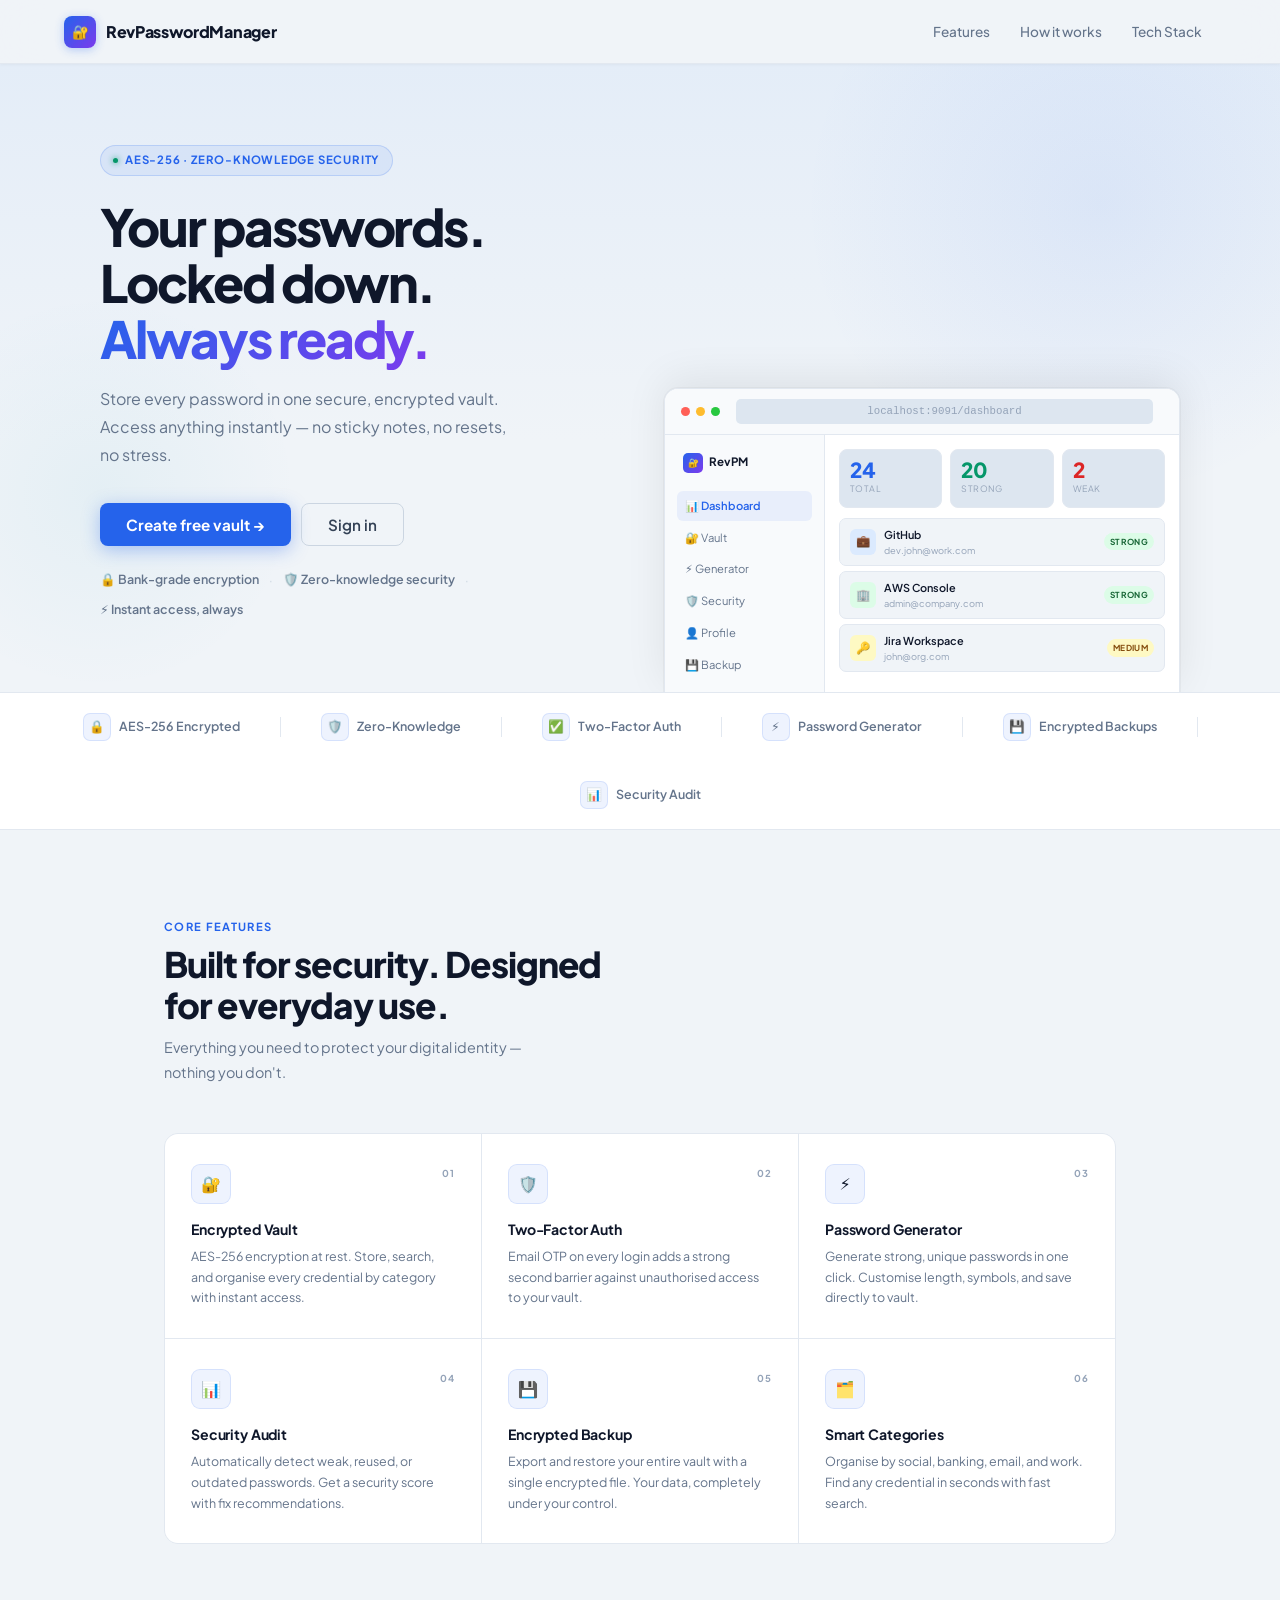
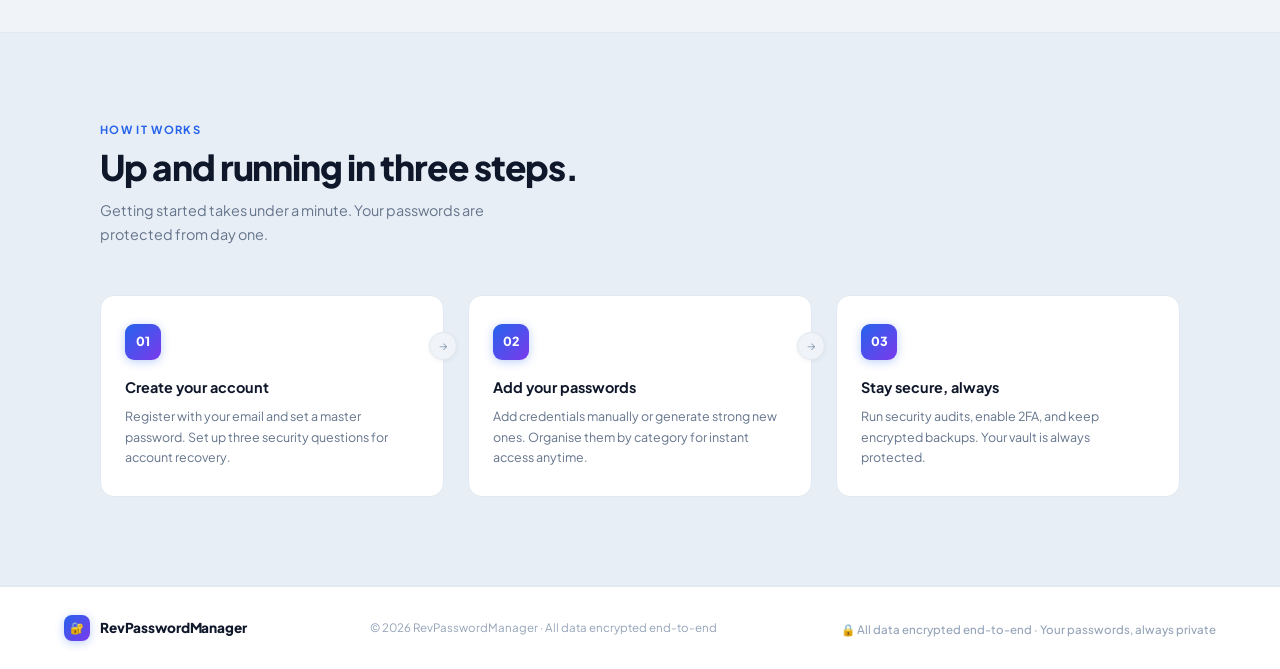
<file: src/main/resources/templates/index.html>
<!DOCTYPE html>
<html lang="en">
<head>
<meta charset="UTF-8"/>
<meta name="viewport" content="width=device-width, initial-scale=1.0"/>
<title>RevPasswordManager — Secure Password Management</title>
<link href="https://fonts.googleapis.com/css2?family=Plus+Jakarta+Sans:wght@300;400;500;600;700;800&display=swap" rel="stylesheet"/>
<style>
*,*::before,*::after{margin:0;padding:0;box-sizing:border-box;}
html{scroll-behavior:smooth;}

:root{
  --bg:#f0f4f8;
  --bg2:#e8eef5;
  --bg3:#dde6f0;
  --ink:#0f172a;
  --ink2:#334155;
  --ink3:#64748b;
  --ink4:#94a3b8;
  --border:#e2e8f0;
  --border2:#cbd5e1;
  --blue:#2563eb;
  --blue-lt:#3b82f6;
  --blue-dim:rgba(37,99,235,0.08);
  --blue-glow:rgba(37,99,235,0.18);
  --teal:#0891b2;
  --green:#059669;
  --r:8px; --r-lg:14px; --r-xl:20px;
  --font:'Plus Jakarta Sans',system-ui,sans-serif;
}

body{
  font-family:var(--font);
  background:var(--bg);
  color:var(--ink);
  -webkit-font-smoothing:antialiased;
  line-height:1.6;
}
a{text-decoration:none;color:inherit;}

/* ══════════════════════════════
   NAVBAR
══════════════════════════════ */
nav{
  position:sticky;top:0;z-index:300;
  height:64px;
  display:flex;align-items:center;justify-content:space-between;
  padding:0 64px;
  background:rgba(240,244,248,0.92);
  backdrop-filter:blur(20px);
  border-bottom:1px solid var(--border);
  box-shadow:0 1px 3px rgba(0,0,0,0.04);
}
.nav-logo{
  display:flex;align-items:center;gap:10px;
  font-size:1rem;font-weight:800;color:var(--ink);
  letter-spacing:-0.02em;
}
.logo-icon{
  width:32px;height:32px;border-radius:8px;
  background:linear-gradient(135deg,var(--blue),#7c3aed);
  display:grid;place-items:center;font-size:0.85rem;
  box-shadow:0 2px 10px rgba(37,99,235,0.3);
}
.nav-links{
  display:flex;align-items:center;gap:2px;
}
.nav-link{
  padding:6px 14px;border-radius:6px;
  font-size:0.85rem;font-weight:500;color:var(--ink3);
  transition:all .15s;
}
.nav-link:hover{color:var(--ink);background:var(--bg3);}
.nav-right{display:flex;align-items:center;gap:8px;}
.btn-outline{
  padding:8px 18px;border:1px solid var(--border2);border-radius:var(--r);
  font:600 0.84rem/1 var(--font);color:var(--ink2);
  background:transparent;transition:all .15s;cursor:pointer;
  display:inline-flex;align-items:center;
}
.btn-outline:hover{border-color:var(--blue);color:var(--blue);background:var(--blue-dim);}
.btn-filled{
  padding:8px 18px;border-radius:var(--r);
  font:700 0.84rem/1 var(--font);color:#fff;
  background:var(--blue);border:none;cursor:pointer;
  transition:all .15s;
  display:inline-flex;align-items:center;gap:6px;
  box-shadow:0 1px 3px rgba(37,99,235,0.35);
}
.btn-filled:hover{background:#1d4ed8;box-shadow:0 4px 16px rgba(37,99,235,0.4);}

/* ══════════════════════════════
   HERO
══════════════════════════════ */
.hero{
  position:relative;
  padding:80px 64px 0;
  overflow:hidden;
  background:linear-gradient(180deg,#e4edf8 0%,#f0f4f8 60%);
  border-bottom:1px solid var(--border);
}

/* decorative bg circles */
.hero::before{
  content:'';position:absolute;
  top:-160px;right:-120px;
  width:600px;height:600px;border-radius:50%;
  background:radial-gradient(circle,rgba(37,99,235,0.07) 0%,transparent 70%);
  pointer-events:none;
}
.hero::after{
  content:'';position:absolute;
  bottom:0;left:-100px;
  width:400px;height:400px;border-radius:50%;
  background:radial-gradient(circle,rgba(8,145,178,0.05) 0%,transparent 70%);
  pointer-events:none;
}

.hero-inner{
  position:relative;z-index:1;
  max-width:1080px;margin:0 auto;
  display:grid;grid-template-columns:1fr 1fr;
  gap:48px;align-items:flex-end;
}
.hero-left{padding-bottom:72px;}

.hero-badge{
  display:inline-flex;align-items:center;gap:7px;
  padding:5px 12px;border-radius:99px;
  background:rgba(37,99,235,0.08);
  border:1px solid rgba(37,99,235,0.18);
  font-size:0.71rem;font-weight:700;
  letter-spacing:0.07em;text-transform:uppercase;
  color:var(--blue);margin-bottom:22px;
}
.badge-dot{
  width:5px;height:5px;border-radius:50%;
  background:var(--green);
  box-shadow:0 0 6px var(--green);
  animation:blink 2s ease-in-out infinite;
}
@keyframes blink{0%,100%{opacity:1}50%{opacity:0.25}}

.hero-left h1{
  font-size:clamp(2.2rem,4vw,3.2rem);
  font-weight:800;line-height:1.1;
  letter-spacing:-0.04em;color:var(--ink);
  margin-bottom:18px;
}
.hero-left h1 span{
  background:linear-gradient(135deg,var(--blue),#7c3aed);
  -webkit-background-clip:text;-webkit-text-fill-color:transparent;
  background-clip:text;
}
.hero-left p{
  font-size:1rem;color:var(--ink3);
  line-height:1.75;max-width:420px;margin-bottom:34px;
}
.hero-btns{display:flex;gap:10px;flex-wrap:wrap;}
.hero-btn-main{
  padding:13px 26px;border-radius:var(--r);
  font:700 0.95rem/1 var(--font);color:#fff;
  background:var(--blue);border:none;cursor:pointer;
  display:inline-flex;align-items:center;gap:8px;
  box-shadow:0 4px 18px rgba(37,99,235,0.35);
  transition:all .18s;
}
.hero-btn-main:hover{background:#1d4ed8;transform:translateY(-1px);box-shadow:0 8px 28px rgba(37,99,235,0.45);}
.hero-btn-ghost{
  padding:13px 26px;border-radius:var(--r);
  font:600 0.95rem/1 var(--font);color:var(--ink2);
  background:transparent;border:1px solid var(--border2);
  cursor:pointer;display:inline-flex;align-items:center;gap:8px;
  transition:all .18s;
}
.hero-btn-ghost:hover{border-color:var(--blue);color:var(--blue);background:var(--blue-dim);}

.hero-trust{display:flex;align-items:center;gap:10px;margin-top:24px;flex-wrap:wrap;}
.trust-check{font-size:0.78rem;font-weight:600;color:var(--ink3);}
.trust-sep{color:var(--border2);font-size:0.8rem;}

/* App mockup on right */
.hero-right{position:relative;align-self:flex-end;}
.app-mockup{
  background:#ffffff;
  border:1px solid var(--border);
  border-bottom:none;
  border-radius:14px 14px 0 0;
  box-shadow:0 -8px 40px rgba(0,0,0,0.08),0 0 0 1px rgba(0,0,0,0.04);
  overflow:hidden;
}
.mock-bar{
  background:#f8fafc;
  border-bottom:1px solid var(--border);
  padding:10px 16px;
  display:flex;align-items:center;gap:6px;
}
.mock-dot{width:9px;height:9px;border-radius:50%;}
.mock-dot.r{background:#ff5f57;} .mock-dot.y{background:#febc2e;} .mock-dot.g{background:#28c840;}
.mock-url{
  flex:1;margin:0 10px;
  background:var(--bg3);border-radius:5px;
  padding:4px 10px;font-size:0.67rem;color:var(--ink4);
  text-align:center;font-family:monospace;
}
.mock-body{display:grid;grid-template-columns:160px 1fr;}
.mock-sidebar{
  background:#f8fafc;border-right:1px solid var(--border);padding:12px;
}
.mock-logo{
  display:flex;align-items:center;gap:6px;padding:6px;
  font-size:0.72rem;font-weight:700;color:var(--ink);margin-bottom:12px;
}
.mock-logo span{
  width:20px;height:20px;border-radius:5px;
  background:linear-gradient(135deg,var(--blue),#7c3aed);
  display:grid;place-items:center;font-size:0.55rem;color:#fff;
}
.mock-nav{display:flex;flex-direction:column;gap:2px;}
.mock-nav-item{
  display:flex;align-items:center;gap:7px;padding:6px 8px;
  border-radius:6px;font-size:0.7rem;color:var(--ink3);
}
.mock-nav-item.active{background:var(--blue-dim);color:var(--blue);font-weight:600;}
.mock-main{padding:14px;}
.mock-stats{display:grid;grid-template-columns:repeat(3,1fr);gap:8px;margin-bottom:10px;}
.mock-stat{
  background:var(--bg3);border-radius:8px;padding:10px;
  border:1px solid var(--border);
}
.mock-stat-n{font-size:1.3rem;font-weight:800;line-height:1;}
.mock-stat-n.b{color:var(--blue);}
.mock-stat-n.g{color:var(--green);}
.mock-stat-n.r{color:#dc2626;}
.mock-stat-l{font-size:0.55rem;color:var(--ink4);text-transform:uppercase;letter-spacing:0.05em;margin-top:2px;}
.mock-entries{display:flex;flex-direction:column;gap:5px;}
.mock-entry{
  display:flex;align-items:center;gap:8px;
  padding:7px 10px;background:var(--bg);
  border:1px solid var(--border);border-radius:7px;
}
.mock-entry-ico{
  width:26px;height:26px;border-radius:6px;
  display:grid;place-items:center;font-size:0.72rem;flex-shrink:0;
}
.mock-entry:nth-child(1) .mock-entry-ico{background:#dbeafe;}
.mock-entry:nth-child(2) .mock-entry-ico{background:#dcfce7;}
.mock-entry:nth-child(3) .mock-entry-ico{background:#fef9c3;}
.mock-entry-name{font-size:0.68rem;font-weight:600;color:var(--ink);}
.mock-entry-user{font-size:0.58rem;color:var(--ink4);}
.mock-pill{
  margin-left:auto;font-size:0.52rem;font-weight:700;
  padding:2px 6px;border-radius:99px;text-transform:uppercase;letter-spacing:.04em;
}
.pill-s{background:#dcfce7;color:#166534;}
.pill-m{background:#fef9c3;color:#854d0e;}

/* ══════════════════════════════
   LOGOS / PROOF STRIP
══════════════════════════════ */
.proof-strip{
  background:#ffffff;
  border-bottom:1px solid var(--border);
  padding:20px 64px;
  display:flex;align-items:center;justify-content:center;
  gap:40px;flex-wrap:wrap;
}
.proof-item{
  display:flex;align-items:center;gap:8px;
  font-size:0.78rem;font-weight:600;color:var(--ink3);
}
.proof-ico{
  width:28px;height:28px;border-radius:7px;
  background:var(--blue-dim);border:1px solid rgba(37,99,235,0.12);
  display:grid;place-items:center;font-size:0.78rem;
}
.proof-divider{width:1px;height:20px;background:var(--border);}

/* ══════════════════════════════
   SECTIONS COMMON
══════════════════════════════ */
.section{padding:88px 64px;max-width:1080px;margin:0 auto;}
.section-full{padding:88px 64px;background:var(--bg2);border-top:1px solid var(--border);border-bottom:1px solid var(--border);}
.section-full .section-inner{max-width:1080px;margin:0 auto;}

.eyebrow{
  font-size:0.7rem;font-weight:700;letter-spacing:0.12em;
  text-transform:uppercase;color:var(--blue);margin-bottom:8px;
}
.sec-h2{
  font-size:clamp(1.6rem,3vw,2.2rem);
  font-weight:800;letter-spacing:-0.03em;color:var(--ink);
  line-height:1.15;margin-bottom:10px;max-width:480px;
}
.sec-p{
  font-size:0.9rem;color:var(--ink3);
  max-width:400px;line-height:1.72;margin-bottom:48px;
}

/* ══════════════════════════════
   FEATURES GRID
══════════════════════════════ */
.feat-grid{
  display:grid;grid-template-columns:repeat(3,1fr);
  gap:1px;background:var(--border);
  border:1px solid var(--border);border-radius:var(--r-lg);
  overflow:hidden;
}
.feat{
  background:#ffffff;padding:30px 26px;
  position:relative;overflow:hidden;transition:background .18s;
}
.feat:hover{background:#fafbff;}
.feat::after{
  content:'';position:absolute;bottom:0;left:0;right:0;
  height:2px;
  background:linear-gradient(90deg,var(--blue),#7c3aed);
  transform:scaleX(0);transition:transform .28s ease;transform-origin:left;
}
.feat:hover::after{transform:scaleX(1);}
.feat-top{
  display:flex;align-items:flex-start;
  justify-content:space-between;margin-bottom:14px;
}
.feat-ico{
  width:40px;height:40px;border-radius:9px;
  background:var(--blue-dim);
  border:1px solid rgba(37,99,235,0.12);
  display:grid;place-items:center;font-size:1rem;
}
.feat-n{
  font-size:0.6rem;font-weight:700;color:var(--ink4);
  letter-spacing:.08em;padding-top:2px;
}
.feat h3{font-size:0.88rem;font-weight:700;color:var(--ink);margin-bottom:6px;letter-spacing:-.01em;}
.feat p{font-size:0.78rem;color:var(--ink3);line-height:1.65;}

/* ══════════════════════════════
   HOW IT WORKS
══════════════════════════════ */
.steps-grid{
  display:grid;grid-template-columns:repeat(3,1fr);
  gap:24px;margin-top:0;
}
.step{
  background:#ffffff;border:1px solid var(--border);
  border-radius:var(--r-lg);padding:28px 24px;
  position:relative;transition:box-shadow .2s;
}
.step:hover{box-shadow:0 8px 30px rgba(0,0,0,0.06);}
.step-num{
  width:36px;height:36px;border-radius:9px;
  background:linear-gradient(135deg,var(--blue),#7c3aed);
  display:grid;place-items:center;
  font-size:0.78rem;font-weight:800;color:#fff;
  margin-bottom:16px;box-shadow:0 2px 10px rgba(37,99,235,0.3);
}
.step h4{font-size:0.9rem;font-weight:700;color:var(--ink);margin-bottom:7px;}
.step p{font-size:0.78rem;color:var(--ink3);line-height:1.65;}
.step-arrow{
  position:absolute;top:36px;right:-14px;z-index:1;
  width:28px;height:28px;border-radius:50%;
  background:var(--bg);border:1px solid var(--border);
  display:grid;place-items:center;
  font-size:0.75rem;color:var(--ink4);
  box-shadow:0 1px 4px rgba(0,0,0,0.06);
}

/* ══════════════════════════════
   TECH STACK
══════════════════════════════ */
.stack-bar{
  background:var(--bg);border-top:1px solid var(--border);
  padding:20px 64px;
  display:flex;align-items:center;gap:20px;flex-wrap:wrap;
}
.stack-lbl{
  font-size:0.68rem;font-weight:700;letter-spacing:0.1em;
  text-transform:uppercase;color:var(--ink4);white-space:nowrap;
}
.chips{display:flex;gap:7px;flex-wrap:wrap;}
.chip{
  display:flex;align-items:center;gap:6px;
  padding:5px 13px;border-radius:6px;
  background:var(--bg2);border:1px solid var(--border);
  font-size:0.75rem;font-weight:600;color:var(--ink3);
  transition:all .15s;
}
.chip:hover{border-color:var(--blue);color:var(--blue);background:var(--blue-dim);}

/* ══════════════════════════════
   FOOTER
══════════════════════════════ */
footer{
  background:#ffffff;border-top:1px solid var(--border);
  padding:28px 64px;
  display:flex;align-items:center;
  justify-content:space-between;flex-wrap:wrap;gap:14px;
}
.foot-left{display:flex;align-items:center;gap:10px;}
.foot-brand{font-size:0.85rem;font-weight:800;color:var(--ink);letter-spacing:-.01em;}
.foot-copy{font-size:0.72rem;color:var(--ink4);}
.foot-secure{font-size:0.72rem;color:var(--ink4);font-weight:500;}
.foot-links{display:flex;gap:22px;}
.foot-links a{font-size:0.75rem;color:var(--ink3);font-weight:500;transition:color .14s;}
.foot-links a:hover{color:var(--blue);}

/* ══════════════════════════════
   ANIMATIONS
══════════════════════════════ */
.hero-left>*{animation:riseUp .6s ease both;}
.hero-left>*:nth-child(1){animation-delay:.05s}
.hero-left>*:nth-child(2){animation-delay:.14s}
.hero-left>*:nth-child(3){animation-delay:.23s}
.hero-left>*:nth-child(4){animation-delay:.32s}
.hero-left>*:nth-child(5){animation-delay:.40s}
@keyframes riseUp{
  from{opacity:0;transform:translateY(18px)}
  to{opacity:1;transform:translateY(0)}
}

/* ══════════════════════════════
   RESPONSIVE
══════════════════════════════ */
@media(max-width:920px){
  .hero-inner{grid-template-columns:1fr;}
  .hero-right{display:none;}
  .hero,nav,.proof-strip,.section,.stack-bar,footer{padding-left:24px;padding-right:24px;}
  .section-full{padding-left:24px;padding-right:24px;}
  .feat-grid{grid-template-columns:1fr 1fr;}
  .steps-grid{grid-template-columns:1fr;}
  .step-arrow{display:none;}
}
@media(max-width:560px){
  .feat-grid{grid-template-columns:1fr;}
  nav .nav-links{display:none;}
  .hero-left h1{font-size:2rem;}
  .hero-btn-main,.hero-btn-ghost{width:100%;justify-content:center;}
}
</style>
</head>
<body>

<!-- ══ NAV ══ -->
<nav>
  <a href="/" class="nav-logo">
    <div class="logo-icon">🔐</div>
    RevPasswordManager
  </a>
  <div class="nav-links">
    <a href="#features" class="nav-link">Features</a>
    <a href="#how" class="nav-link">How it works</a>
    <a href="#stack" class="nav-link">Tech Stack</a>
  </div>

</nav>

<!-- ══ HERO ══ -->
<section class="hero">
  <div class="hero-inner">
    <div class="hero-left">
      <div class="hero-badge"><span class="badge-dot"></span> AES-256 · Zero-Knowledge Security</div>
      <h1>Your passwords.<br>Locked down.<br><span>Always ready.</span></h1>
      <p>Store every password in one secure, encrypted vault. Access anything instantly — no sticky notes, no resets, no stress.</p>
      <div class="hero-btns">
        <a href="/register" class="hero-btn-main">Create free vault →</a>
        <a href="/login" class="hero-btn-ghost">Sign in</a>
      </div>
      <div class="hero-trust">
        <div class="trust-check">🔒 Bank-grade encryption</div>
        <div class="trust-sep">·</div>
        <div class="trust-check">🛡️ Zero-knowledge security</div>
        <div class="trust-sep">·</div>
        <div class="trust-check">⚡ Instant access, always</div>
      </div>
    </div>
    <div class="hero-right">
      <div class="app-mockup">
        <div class="mock-bar">
          <div class="mock-dot r"></div>
          <div class="mock-dot y"></div>
          <div class="mock-dot g"></div>
          <div class="mock-url">localhost:9091/dashboard</div>
        </div>
        <div class="mock-body">
          <div class="mock-sidebar">
            <div class="mock-logo"><span>🔐</span> RevPM</div>
            <div class="mock-nav">
              <div class="mock-nav-item active">📊 Dashboard</div>
              <div class="mock-nav-item">🔐 Vault</div>
              <div class="mock-nav-item">⚡ Generator</div>
              <div class="mock-nav-item">🛡️ Security</div>
              <div class="mock-nav-item">👤 Profile</div>
              <div class="mock-nav-item">💾 Backup</div>
            </div>
          </div>
          <div class="mock-main">
            <div class="mock-stats">
              <div class="mock-stat">
                <div class="mock-stat-n b">24</div>
                <div class="mock-stat-l">Total</div>
              </div>
              <div class="mock-stat">
                <div class="mock-stat-n g">20</div>
                <div class="mock-stat-l">Strong</div>
              </div>
              <div class="mock-stat">
                <div class="mock-stat-n r">2</div>
                <div class="mock-stat-l">Weak</div>
              </div>
            </div>
            <div class="mock-entries">
              <div class="mock-entry">
                <div class="mock-entry-ico">💼</div>
                <div>
                  <div class="mock-entry-name">GitHub</div>
                  <div class="mock-entry-user">dev.john@work.com</div>
                </div>
                <span class="mock-pill pill-s">Strong</span>
              </div>
              <div class="mock-entry">
                <div class="mock-entry-ico">🏢</div>
                <div>
                  <div class="mock-entry-name">AWS Console</div>
                  <div class="mock-entry-user">admin@company.com</div>
                </div>
                <span class="mock-pill pill-s">Strong</span>
              </div>
              <div class="mock-entry">
                <div class="mock-entry-ico">🔑</div>
                <div>
                  <div class="mock-entry-name">Jira Workspace</div>
                  <div class="mock-entry-user">john@org.com</div>
                </div>
                <span class="mock-pill pill-m">Medium</span>
              </div>
            </div>
          </div>
        </div>
      </div>
    </div>
  </div>
</section>

<!-- ══ PROOF STRIP ══ -->
<div class="proof-strip">
  <div class="proof-item"><div class="proof-ico">🔒</div> AES-256 Encrypted</div>
  <div class="proof-divider"></div>
  <div class="proof-item"><div class="proof-ico">🛡️</div> Zero-Knowledge</div>
  <div class="proof-divider"></div>
  <div class="proof-item"><div class="proof-ico">✅</div> Two-Factor Auth</div>
  <div class="proof-divider"></div>
  <div class="proof-item"><div class="proof-ico">⚡</div> Password Generator</div>
  <div class="proof-divider"></div>
  <div class="proof-item"><div class="proof-ico">💾</div> Encrypted Backups</div>
  <div class="proof-divider"></div>
  <div class="proof-item"><div class="proof-ico">📊</div> Security Audit</div>
</div>

<!-- ══ FEATURES ══ -->
<div class="section" id="features">
  <div class="eyebrow">Core Features</div>
  <h2 class="sec-h2">Built for security. Designed for everyday use.</h2>
  <p class="sec-p">Everything you need to protect your digital identity — nothing you don't.</p>
  <div class="feat-grid">
    <div class="feat">
      <div class="feat-top"><div class="feat-ico">🔐</div><span class="feat-n">01</span></div>
      <h3>Encrypted Vault</h3>
      <p>AES-256 encryption at rest. Store, search, and organise every credential by category with instant access.</p>
    </div>
    <div class="feat">
      <div class="feat-top"><div class="feat-ico">🛡️</div><span class="feat-n">02</span></div>
      <h3>Two-Factor Auth</h3>
      <p>Email OTP on every login adds a strong second barrier against unauthorised access to your vault.</p>
    </div>
    <div class="feat">
      <div class="feat-top"><div class="feat-ico">⚡</div><span class="feat-n">03</span></div>
      <h3>Password Generator</h3>
      <p>Generate strong, unique passwords in one click. Customise length, symbols, and save directly to vault.</p>
    </div>
    <div class="feat">
      <div class="feat-top"><div class="feat-ico">📊</div><span class="feat-n">04</span></div>
      <h3>Security Audit</h3>
      <p>Automatically detect weak, reused, or outdated passwords. Get a security score with fix recommendations.</p>
    </div>
    <div class="feat">
      <div class="feat-top"><div class="feat-ico">💾</div><span class="feat-n">05</span></div>
      <h3>Encrypted Backup</h3>
      <p>Export and restore your entire vault with a single encrypted file. Your data, completely under your control.</p>
    </div>
    <div class="feat">
      <div class="feat-top"><div class="feat-ico">🗂️</div><span class="feat-n">06</span></div>
      <h3>Smart Categories</h3>
      <p>Organise by social, banking, email, and work. Find any credential in seconds with fast search.</p>
    </div>
  </div>
</div>

<!-- ══ HOW IT WORKS ══ -->
<div class="section-full" id="how">
  <div class="section-inner">
    <div class="eyebrow">How It Works</div>
    <h2 class="sec-h2">Up and running in three steps.</h2>
    <p class="sec-p">Getting started takes under a minute. Your passwords are protected from day one.</p>
    <div class="steps-grid">
      <div class="step">
        <div class="step-num">01</div>
        <h4>Create your account</h4>
        <p>Register with your email and set a master password. Set up three security questions for account recovery.</p>
        <div class="step-arrow">→</div>
      </div>
      <div class="step">
        <div class="step-num">02</div>
        <h4>Add your passwords</h4>
        <p>Add credentials manually or generate strong new ones. Organise them by category for instant access anytime.</p>
        <div class="step-arrow">→</div>
      </div>
      <div class="step">
        <div class="step-num">03</div>
        <h4>Stay secure, always</h4>
        <p>Run security audits, enable 2FA, and keep encrypted backups. Your vault is always protected.</p>
      </div>
    </div>
  </div>
</div>



<!-- ══ FOOTER ══ -->
<footer>
  <div class="foot-left">
    <div class="logo-icon" style="width:26px;height:26px;font-size:0.7rem;">🔐</div>
    <span class="foot-brand">RevPasswordManager</span>
  </div>
  <span class="foot-copy">© 2026 RevPasswordManager · All data encrypted end-to-end</span>
  <div class="foot-right">
    <span class="foot-secure">🔒 All data encrypted end-to-end · Your passwords, always private</span>
  </div>
</footer>

</body>
</html>
</file>
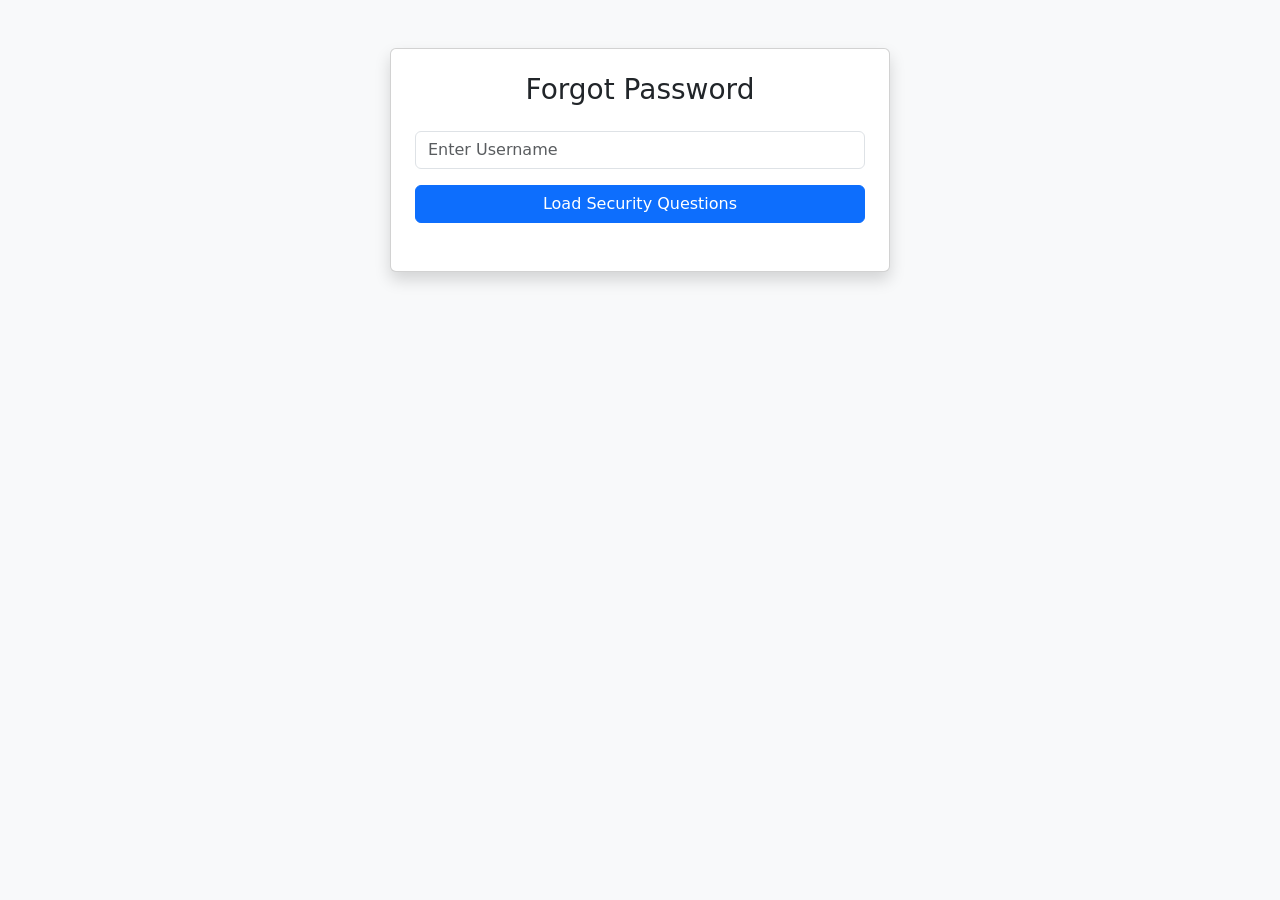
<file: src/main/resources/templates/forgot-password.html>
<!DOCTYPE html>

<html xmlns:th="http://www.thymeleaf.org">

<head>
<title>Forgot Password</title>

<link href="https://cdn.jsdelivr.net/npm/bootstrap@5.3.2/dist/css/bootstrap.min.css" rel="stylesheet">

</head>

<body class="bg-light">

<div class="container mt-5">

<div class="card shadow p-4" style="max-width:500px;margin:auto">

<h3 class="text-center">Forgot Password</h3>

<input id="username" class="form-control mt-3" placeholder="Enter Username">

<button onclick="loadQuestions()" class="btn btn-primary w-100 mt-3">
Load Security Questions
</button>

<div id="questionsSection" class="mt-4"></div>

</div>

</div>

<script>

function loadQuestions(){

const username = document.getElementById("username").value;


fetch("/api/security/questions/username/"+username)

.then(res => res.json())

.then(data => {

let html = "";

data.forEach((q,i)=>{

	html += `
	<p>${q}</p>
	<input id="ans${i}" class="form-control mb-3" placeholder="Enter Answer">
	`;

	});

html += `<button class="btn btn-success w-100" onclick="verifyAnswers()">Verify Answers</button>`;

document.getElementById("questionsSection").innerHTML = html;

});

}

function verifyAnswers(){

	const username = document.getElementById("username").value;

	const data = {

	username: username,
	answer1: document.getElementById("ans0").value,
	answer2: document.getElementById("ans1").value,
	answer3: document.getElementById("ans2").value,
	newPassword: prompt("Enter new master password")

	};

	fetch("/api/security/verify-answers",{

	method:"POST",
	headers:{
	"Content-Type":"application/json"
	},
	body:JSON.stringify(data)

	})

	.then(res => res.text())
	.then(msg=>{
	alert(msg);
	window.location.href="/login";
	});

	}

</script>

</body>
</html>
</file>
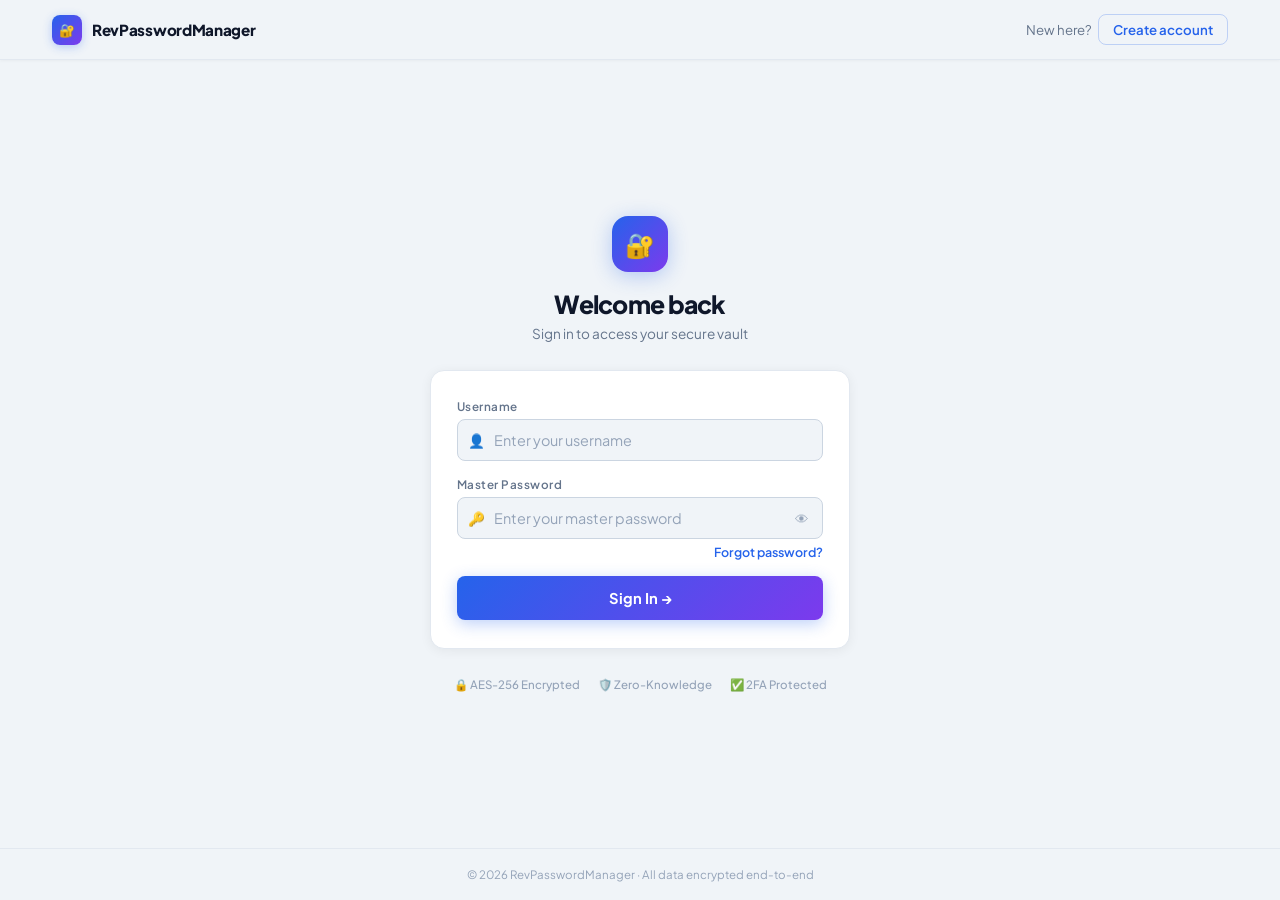
<file: src/main/resources/templates/login.html>
<!DOCTYPE html>
<html xmlns:th="http://www.thymeleaf.org">
<head>
<meta charset="UTF-8"/>
<meta name="viewport" content="width=device-width, initial-scale=1.0"/>
<title>Sign In — RevPasswordManager</title>
<link href="https://fonts.googleapis.com/css2?family=Plus+Jakarta+Sans:wght@300;400;500;600;700;800&display=swap" rel="stylesheet"/>
<style>
*,*::before,*::after{margin:0;padding:0;box-sizing:border-box;}
:root{
  --bg:#f0f4f8;
  --bg2:#e8eef5;
  --white:#ffffff;
  --ink:#0f172a;
  --ink2:#334155;
  --ink3:#64748b;
  --ink4:#94a3b8;
  --border:#e2e8f0;
  --border2:#cbd5e1;
  --blue:#2563eb;
  --blue-dim:rgba(37,99,235,0.08);
  --blue-glow:rgba(37,99,235,0.18);
  --danger:#dc2626;
  --danger-dim:rgba(220,38,38,0.08);
  --success:#059669;
  --font:'Plus Jakarta Sans',system-ui,sans-serif;
  --r:8px;--r-lg:14px;
}
*{font-family:var(--font);}
body{
  background:var(--bg);color:var(--ink);
  min-height:100vh;
  -webkit-font-smoothing:antialiased;
  display:flex;flex-direction:column;
}
a{text-decoration:none;color:inherit;}

/* NAV */
nav{
  height:60px;display:flex;align-items:center;justify-content:space-between;
  padding:0 52px;
  background:rgba(240,244,248,0.93);
  backdrop-filter:blur(20px);
  border-bottom:1px solid var(--border);
  box-shadow:0 1px 3px rgba(0,0,0,0.04);
}
.nav-logo{display:flex;align-items:center;gap:10px;font-size:0.95rem;font-weight:800;color:var(--ink);letter-spacing:-0.02em;}
.logo-icon{
  width:30px;height:30px;border-radius:8px;
  background:linear-gradient(135deg,#2563eb,#7c3aed);
  display:grid;place-items:center;font-size:0.8rem;
  box-shadow:0 2px 10px rgba(37,99,235,0.3);
}
.nav-right{display:flex;align-items:center;gap:6px;font-size:0.83rem;color:var(--ink3);}
.nav-right a{
  font-weight:600;color:var(--blue);
  padding:6px 14px;border-radius:var(--r);
  border:1px solid rgba(37,99,235,0.25);transition:all .15s;
}
.nav-right a:hover{background:var(--blue-dim);}

/* MAIN */
main{
  flex:1;display:flex;align-items:center;justify-content:center;
  padding:48px 24px;
}

/* CARD */
.login-box{
  width:100%;max-width:420px;
  animation:rise .55s ease both;
}
@keyframes rise{from{opacity:0;transform:translateY(18px)}to{opacity:1;transform:translateY(0)}}

.login-top{
  text-align:center;margin-bottom:28px;
}
.login-icon{
  width:56px;height:56px;margin:0 auto 16px;
  background:linear-gradient(135deg,#2563eb,#7c3aed);
  border-radius:16px;display:grid;place-items:center;
  font-size:1.5rem;
  box-shadow:0 4px 20px rgba(37,99,235,0.3);
}
.login-top h1{
  font-size:1.55rem;font-weight:800;
  letter-spacing:-0.03em;color:var(--ink);margin-bottom:5px;
}
.login-top p{font-size:0.85rem;color:var(--ink3);}

/* card body */
.card{
  background:var(--white);
  border:1px solid var(--border);
  border-radius:var(--r-lg);
  padding:28px 26px;
  box-shadow:0 2px 12px rgba(0,0,0,0.06);
}

/* error */
.msg-error{
  display:none;
  background:var(--danger-dim);border:1px solid rgba(220,38,38,0.2);
  border-radius:var(--r);padding:11px 14px;
  color:var(--danger);font-size:0.82rem;margin-bottom:18px;
  font-weight:500;animation:shake .35s ease;
}
@keyframes shake{0%,100%{transform:translateX(0)}25%{transform:translateX(-5px)}75%{transform:translateX(5px)}}

/* fields */
.field{margin-bottom:16px;}
.field label{
  display:block;font-size:0.73rem;font-weight:600;
  letter-spacing:0.04em;color:var(--ink3);margin-bottom:5px;
}
.input-wrap{position:relative;}
.input-ico{
  position:absolute;left:11px;top:50%;transform:translateY(-50%);
  font-size:0.85rem;pointer-events:none;z-index:1;
}
input{
  width:100%;padding:11px 12px 11px 36px;
  background:var(--bg);border:1px solid var(--border2);
  border-radius:var(--r);color:var(--ink);
  font-size:0.9rem;outline:none;transition:all .2s;
}
input:focus{
  border-color:var(--blue);
  box-shadow:0 0 0 3px rgba(37,99,235,0.1);
  background:var(--white);
}
input::placeholder{color:var(--ink4);}
input.invalid{border-color:var(--danger)!important;box-shadow:0 0 0 3px var(--danger-dim)!important;}

.eye-btn{
  position:absolute;right:10px;top:50%;transform:translateY(-50%);
  background:none;border:none;cursor:pointer;
  color:var(--ink4);font-size:0.85rem;padding:4px;
  transition:color .15s;z-index:2;
}
.eye-btn:hover{color:var(--blue);}

/* forgot */
.forgot{
  display:flex;justify-content:flex-end;
  margin-top:5px;
}
.forgot a{
  font-size:0.78rem;font-weight:600;color:var(--blue);
  transition:opacity .15s;
}
.forgot a:hover{opacity:0.75;}

/* divider */
.or-divider{
  display:flex;align-items:center;gap:10px;
  margin:20px 0;
}
.or-line{flex:1;height:1px;background:var(--border);}
.or-text{font-size:0.73rem;color:var(--ink4);font-weight:500;white-space:nowrap;}

/* submit */
.btn-login{
  width:100%;padding:13px;
  background:linear-gradient(135deg,#2563eb,#7c3aed);
  border:none;border-radius:var(--r);
  color:#fff;font-size:0.92rem;font-weight:700;
  cursor:pointer;transition:all .2s;
  display:flex;align-items:center;justify-content:center;gap:8px;
  box-shadow:0 4px 16px rgba(37,99,235,0.3);
}
.btn-login:hover{opacity:0.92;transform:translateY(-1px);box-shadow:0 8px 24px rgba(37,99,235,0.4);}
.btn-login:disabled{opacity:0.6;cursor:not-allowed;transform:none;}
.spinner{
  width:14px;height:14px;
  border:2px solid rgba(255,255,255,0.3);border-top-color:#fff;
  border-radius:50%;animation:spin .65s linear infinite;
}
@keyframes spin{to{transform:rotate(360deg)}}

/* register link */
.register-link{
  text-align:center;margin-top:20px;
  font-size:0.83rem;color:var(--ink3);
}
.register-link a{color:var(--blue);font-weight:600;}
.register-link a:hover{text-decoration:underline;}

/* trust row */
.trust-row{
  display:flex;align-items:center;justify-content:center;
  gap:18px;margin-top:28px;flex-wrap:wrap;
}
.trust-item{
  display:flex;align-items:center;gap:5px;
  font-size:0.72rem;color:var(--ink4);font-weight:500;
}

/* footer */
footer{
  text-align:center;padding:18px;
  font-size:0.72rem;color:var(--ink4);
  border-top:1px solid var(--border);
}

@media(max-width:480px){
  nav{padding:0 20px;}
  main{padding:32px 16px;}
  .card{padding:22px 18px;}
}
</style>
</head>
<body>

<!-- NAV -->
<nav>
  <a href="/" class="nav-logo">
    <div class="logo-icon">🔐</div>
    RevPasswordManager
  </a>
  <div class="nav-right">
    New here? <a href="/register">Create account</a>
  </div>
</nav>

<!-- MAIN -->
<main>
  <div class="login-box">

    <div class="login-top">
      <div class="login-icon">🔐</div>
      <h1>Welcome back</h1>
      <p>Sign in to access your secure vault</p>
    </div>

    <div class="card">

      <div class="msg-error" id="errorBanner"></div>

      <form id="loginForm" novalidate>

        <div class="field">
          <label>Username</label>
          <div class="input-wrap">
            <span class="input-ico">👤</span>
            <input id="username" type="text" placeholder="Enter your username" autocomplete="username"/>
          </div>
        </div>

        <div class="field">
          <label>Master Password</label>
          <div class="input-wrap">
            <span class="input-ico">🔑</span>
            <input id="password" type="password" placeholder="Enter your master password" autocomplete="current-password"/>
            <button type="button" class="eye-btn" id="eyeBtn" onclick="toggleEye()">👁</button>
          </div>
          <div class="forgot">
            <a href="/forgot-password">Forgot password?</a>
          </div>
        </div>

        <button type="submit" class="btn-login" id="loginBtn">Sign In →</button>

      </form>

    </div>


    <div class="trust-row">
      <div class="trust-item">🔒 AES-256 Encrypted</div>
      <div class="trust-item">🛡️ Zero-Knowledge</div>
      <div class="trust-item">✅ 2FA Protected</div>
    </div>

  </div>
</main>

<footer>© 2026 RevPasswordManager · All data encrypted end-to-end</footer>

<script>
function toggleEye(){
  const f=document.getElementById("password"),b=document.getElementById("eyeBtn");
  f.type=f.type==="password"?"text":"password";
  b.textContent=f.type==="password"?"👁":"🙈";
}
function showError(msg){
  const b=document.getElementById("errorBanner");
  b.textContent=msg;b.style.display="block";
  b.style.animation="none";
  requestAnimationFrame(()=>b.style.animation="shake .35s ease");
}
document.getElementById("loginForm").addEventListener("submit",function(e){
  e.preventDefault();
  document.getElementById("errorBanner").style.display="none";
  const username=document.getElementById("username").value.trim();
  const password=document.getElementById("password").value;
  if(!username){showError("⚠️ Please enter your username");return;}
  if(!password){showError("⚠️ Please enter your master password");return;}
  const btn=document.getElementById("loginBtn");
  btn.disabled=true;
  btn.innerHTML='<div class="spinner"></div> Signing in...';
  fetch("/api/auth/login",{
    method:"POST",
    headers:{"Content-Type":"application/json"},
    body:JSON.stringify({username,password})
  })
  .then(res=>res.text())
  .then(result=>{
    if(result.startsWith("{")){
      showError("❌ Invalid username or password");
      btn.disabled=false;btn.innerHTML="Sign In →";return;
    }
    if(result==="2FA_REQUIRED"){
      localStorage.setItem("username",username);
      window.location.href="/verify-code";return;
    }
    localStorage.setItem("userId",result);
    btn.innerHTML="✅ Success! Redirecting...";
    setTimeout(()=>window.location.href="/dashboard",800);
  })
  .catch(()=>{
    showError("❌ Connection error. Please try again.");
    btn.disabled=false;btn.innerHTML="Sign In →";
  });
});
</script>
</body>
</html>
</file>
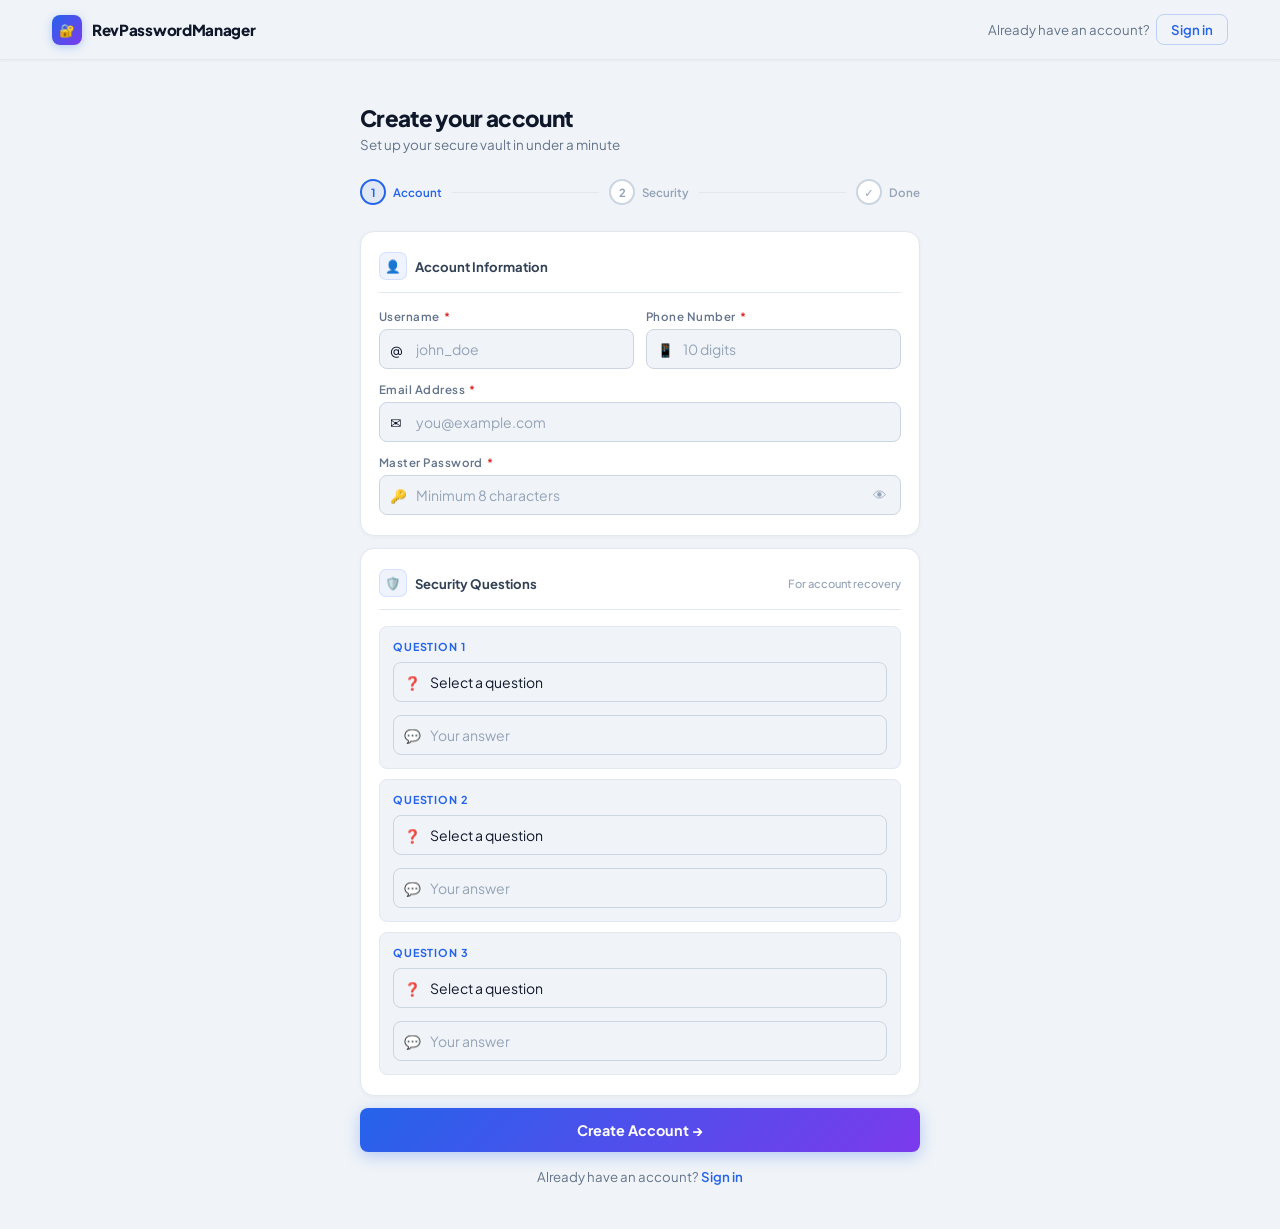
<file: src/main/resources/templates/register.html>
<!DOCTYPE html>
<html xmlns:th="http://www.thymeleaf.org">
<head>
<meta charset="UTF-8"/>
<meta name="viewport" content="width=device-width, initial-scale=1.0"/>
<title>Create Account — RevPasswordManager</title>
<link href="https://fonts.googleapis.com/css2?family=Plus+Jakarta+Sans:wght@300;400;500;600;700;800&display=swap" rel="stylesheet"/>
<style>
*,*::before,*::after{margin:0;padding:0;box-sizing:border-box;}
html{scroll-behavior:smooth;}
:root{
  --bg:#f0f4f8;
  --bg2:#e8eef5;
  --bg3:#dde6f0;
  --white:#ffffff;
  --ink:#0f172a;
  --ink2:#334155;
  --ink3:#64748b;
  --ink4:#94a3b8;
  --border:#e2e8f0;
  --border2:#cbd5e1;
  --blue:#2563eb;
  --blue-lt:#3b82f6;
  --blue-dim:rgba(37,99,235,0.08);
  --blue-glow:rgba(37,99,235,0.18);
  --danger:#dc2626;
  --danger-dim:rgba(220,38,38,0.08);
  --success:#059669;
  --success-dim:rgba(5,150,105,0.08);
  --font:'Plus Jakarta Sans',system-ui,sans-serif;
  --r:8px;--r-lg:14px;
}
body{font-family:var(--font);background:var(--bg);color:var(--ink);min-height:100vh;-webkit-font-smoothing:antialiased;}
a{text-decoration:none;color:inherit;}

/* NAV */
nav{
  height:60px;display:flex;align-items:center;justify-content:space-between;
  padding:0 52px;background:rgba(240,244,248,0.93);
  backdrop-filter:blur(20px);border-bottom:1px solid var(--border);
  box-shadow:0 1px 3px rgba(0,0,0,0.04);
  position:sticky;top:0;z-index:100;
}
.nav-logo{display:flex;align-items:center;gap:10px;font-size:0.95rem;font-weight:800;color:var(--ink);letter-spacing:-0.02em;}
.logo-icon{
  width:30px;height:30px;border-radius:8px;
  background:linear-gradient(135deg,var(--blue),#7c3aed);
  display:grid;place-items:center;font-size:0.8rem;
  box-shadow:0 2px 10px rgba(37,99,235,0.3);
}
.nav-right{display:flex;align-items:center;gap:6px;font-size:0.83rem;color:var(--ink3);}
.nav-right a{
  font-weight:600;color:var(--blue);
  padding:6px 14px;border-radius:var(--r);
  border:1px solid rgba(37,99,235,0.25);transition:all .15s;
}
.nav-right a:hover{background:var(--blue-dim);}

/* LAYOUT */
.page{display:flex;justify-content:center;min-height:calc(100vh - 60px);}

/* LEFT PANEL */
.page-left{
  background:linear-gradient(160deg,#e4edf8 0%,#dbe6f2 100%);
  border-right:1px solid var(--border);
  display:flex;flex-direction:column;justify-content:center;
  padding:56px 44px;
  position:sticky;top:60px;height:calc(100vh - 60px);overflow:hidden;
}
/* decorative circles */
.page-left::before{
  content:'';position:absolute;top:-80px;right:-80px;
  width:260px;height:260px;border-radius:50%;
  background:radial-gradient(circle,rgba(37,99,235,0.1) 0%,transparent 70%);
  pointer-events:none;
}
.page-left::after{
  content:'';position:absolute;bottom:-60px;left:-40px;
  width:200px;height:200px;border-radius:50%;
  background:radial-gradient(circle,rgba(124,58,237,0.08) 0%,transparent 70%);
  pointer-events:none;
}
.left-badge{
  display:inline-flex;align-items:center;gap:7px;
  padding:5px 12px;border-radius:99px;
  background:rgba(37,99,235,0.1);border:1px solid rgba(37,99,235,0.2);
  font-size:0.69rem;font-weight:700;letter-spacing:0.07em;text-transform:uppercase;
  color:var(--blue);margin-bottom:22px;width:fit-content;position:relative;z-index:1;
}
.badge-dot{
  width:5px;height:5px;border-radius:50%;
  background:#059669;box-shadow:0 0 6px #059669;
  animation:blink 2s ease-in-out infinite;
}
@keyframes blink{0%,100%{opacity:1}50%{opacity:0.2}}
.left-h{
  font-size:1.85rem;font-weight:800;letter-spacing:-0.04em;
  line-height:1.15;color:var(--ink);margin-bottom:12px;
  position:relative;z-index:1;
}
.left-h span{
  background:linear-gradient(135deg,var(--blue),#7c3aed);
  -webkit-background-clip:text;-webkit-text-fill-color:transparent;background-clip:text;
}
.left-p{font-size:0.87rem;color:var(--ink3);line-height:1.72;margin-bottom:32px;max-width:280px;position:relative;z-index:1;}
.left-features{display:flex;flex-direction:column;gap:10px;position:relative;z-index:1;}
.left-feat{
  display:flex;align-items:center;gap:11px;
  padding:12px 14px;background:var(--white);
  border:1px solid var(--border);border-radius:var(--r-lg);
  box-shadow:0 1px 4px rgba(0,0,0,0.04);transition:box-shadow .2s;
}
.left-feat:hover{box-shadow:0 4px 14px rgba(0,0,0,0.07);}
.left-feat-ico{
  width:34px;height:34px;border-radius:8px;
  background:var(--blue-dim);border:1px solid rgba(37,99,235,0.12);
  display:grid;place-items:center;font-size:0.88rem;flex-shrink:0;
}
.left-feat-text h4{font-size:0.81rem;font-weight:700;color:var(--ink);margin-bottom:1px;}
.left-feat-text p{font-size:0.72rem;color:var(--ink3);}

/* FORM PANEL */
.page-center{padding:44px 24px;width:100%;display:flex;justify-content:center;}
.form-panel{max-width:560px;width:100%;}
.form-head{margin-bottom:26px;}
.form-head h2{font-size:1.4rem;font-weight:800;letter-spacing:-0.03em;color:var(--ink);margin-bottom:4px;}
.form-head p{font-size:0.84rem;color:var(--ink3);}

/* Progress */
.progress{display:flex;align-items:center;margin-bottom:26px;}
.prog-step{display:flex;align-items:center;gap:7px;}
.prog-num{
  width:26px;height:26px;border-radius:50%;
  border:2px solid var(--border2);
  display:grid;place-items:center;
  font-size:0.7rem;font-weight:700;color:var(--ink4);
  flex-shrink:0;transition:all .3s;background:var(--white);
}
.prog-num.active{border-color:var(--blue);color:var(--blue);background:var(--blue-dim);}
.prog-num.done{border-color:var(--blue);background:var(--blue);color:#fff;}
.prog-label{font-size:0.72rem;font-weight:600;color:var(--ink4);transition:color .3s;}
.prog-label.active{color:var(--blue);}
.prog-label.done{color:var(--ink2);}
.prog-line{flex:1;height:1px;background:var(--border);margin:0 10px;transition:background .3s;}
.prog-line.done{background:var(--blue);}

/* Messages */
.msg-error{
  display:none;background:var(--danger-dim);
  border:1px solid rgba(220,38,38,0.2);border-radius:var(--r);
  padding:11px 14px;color:var(--danger);font-size:0.82rem;
  margin-bottom:14px;animation:shake .35s ease;
}
.msg-success{
  display:none;background:var(--success-dim);
  border:1px solid rgba(5,150,105,0.2);border-radius:var(--r);
  padding:14px;color:var(--success);font-size:0.85rem;
  text-align:center;margin-bottom:14px;font-weight:600;
}
@keyframes shake{0%,100%{transform:translateX(0)}25%{transform:translateX(-5px)}75%{transform:translateX(5px)}}

/* Cards */
.card{
  background:var(--white);border:1px solid var(--border);
  border-radius:var(--r-lg);padding:20px 18px;
  margin-bottom:12px;box-shadow:0 1px 4px rgba(0,0,0,0.04);
}
.card-title{
  display:flex;align-items:center;gap:8px;
  font-size:0.82rem;font-weight:700;color:var(--ink2);
  margin-bottom:16px;padding-bottom:12px;
  border-bottom:1px solid var(--border);
}
.card-ico{
  width:28px;height:28px;border-radius:7px;
  background:var(--blue-dim);border:1px solid rgba(37,99,235,0.12);
  display:grid;place-items:center;font-size:0.78rem;
}

/* Fields */
.field{margin-bottom:13px;}
.field:last-child{margin-bottom:0;}
.field label{display:block;font-size:0.72rem;font-weight:600;letter-spacing:0.04em;color:var(--ink3);margin-bottom:5px;}
.field label .req{color:var(--danger);margin-left:2px;}
.field label .opt{font-weight:400;color:var(--ink4);}
.input-wrap{position:relative;}
.input-ico{position:absolute;left:11px;top:50%;transform:translateY(-50%);font-size:0.84rem;pointer-events:none;z-index:1;}
input,select{
  width:100%;padding:10px 12px 10px 36px;
  background:var(--bg);border:1px solid var(--border2);
  border-radius:var(--r);color:var(--ink);
  font-family:var(--font);font-size:0.875rem;
  outline:none;transition:all .2s;appearance:none;
}
input:focus,select:focus{border-color:var(--blue);box-shadow:0 0 0 3px rgba(37,99,235,0.1);background:var(--white);}
input::placeholder{color:var(--ink4);}
select option{background:var(--white);color:var(--ink);}
input.invalid,select.invalid{border-color:var(--danger)!important;box-shadow:0 0 0 3px var(--danger-dim)!important;}
.eye-btn{
  position:absolute;right:10px;top:50%;transform:translateY(-50%);
  background:none;border:none;cursor:pointer;
  color:var(--ink4);font-size:0.85rem;padding:4px;transition:color .15s;z-index:2;
}
.eye-btn:hover{color:var(--blue);}
.err-msg{color:var(--danger);font-size:0.74rem;margin-top:4px;display:none;font-weight:500;}

/* Strength */
.strength-wrap{margin-top:7px;display:none;}
.strength-track{height:4px;background:var(--bg3);border-radius:99px;overflow:hidden;}
.strength-fill{height:100%;border-radius:99px;transition:width .4s,background .4s;width:0;}
.strength-label{font-size:0.72rem;margin-top:4px;font-weight:600;}

/* Two col */
.two-col{display:grid;grid-template-columns:1fr 1fr;gap:12px;}
@media(max-width:540px){.two-col{grid-template-columns:1fr;}}

/* QA block */
.qa-block{background:var(--bg);border:1px solid var(--border);border-radius:var(--r);padding:13px;margin-bottom:10px;}
.qa-block:last-child{margin-bottom:0;}
.qa-num{font-size:0.68rem;font-weight:700;color:var(--blue);text-transform:uppercase;letter-spacing:0.08em;margin-bottom:9px;}

/* Submit */
.btn-submit{
  width:100%;padding:13px;
  background:linear-gradient(135deg,var(--blue),#7c3aed);
  border:none;border-radius:var(--r);
  color:#fff;font-family:var(--font);font-size:0.9rem;font-weight:700;
  cursor:pointer;transition:all .2s;
  display:flex;align-items:center;justify-content:center;gap:8px;
  box-shadow:0 4px 16px rgba(37,99,235,0.3);margin-top:4px;
}
.btn-submit:hover{opacity:0.92;transform:translateY(-1px);box-shadow:0 8px 24px rgba(37,99,235,0.4);}
.btn-submit:disabled{opacity:0.6;cursor:not-allowed;transform:none;}
.spinner{width:14px;height:14px;border:2px solid rgba(255,255,255,0.3);border-top-color:#fff;border-radius:50%;animation:spin .65s linear infinite;}
@keyframes spin{to{transform:rotate(360deg)}}

.sign-in-link{text-align:center;margin-top:16px;font-size:0.83rem;color:var(--ink3);}
.sign-in-link a{color:var(--blue);font-weight:600;}
.sign-in-link a:hover{text-decoration:underline;}

@media(max-width:860px){
  .page{grid-template-columns:1fr;}
  .page-left{display:none;}
  .page-center{padding:28px 20px;}
  nav{padding:0 20px;}
}
</style>
</head>
<body>

<nav>
  <a href="/" class="nav-logo">
    <div class="logo-icon">🔐</div>
    RevPasswordManager
  </a>
  <div class="nav-right">
    Already have an account? <a href="/login">Sign in</a>
  </div>
</nav>

<div class="page">



  <!-- FORM -->
  <div class="page-center">
    <div class="form-panel">

      <div class="form-head">
        <h2>Create your account</h2>
        <p>Set up your secure vault in under a minute</p>
      </div>

      <div class="progress">
        <div class="prog-step">
          <div class="prog-num active" id="pn1">1</div>
          <span class="prog-label active" id="pl1">Account</span>
        </div>
        <div class="prog-line" id="pline1"></div>
        <div class="prog-step">
          <div class="prog-num" id="pn2">2</div>
          <span class="prog-label" id="pl2">Security</span>
        </div>
        <div class="prog-line" id="pline2"></div>
        <div class="prog-step">
          <div class="prog-num" id="pn3">✓</div>
          <span class="prog-label" id="pl3">Done</span>
        </div>
      </div>

      <div class="msg-error" id="globalError"></div>
      <div class="msg-success" id="successMsg">✅ Account created! Redirecting to sign in...</div>

      <form id="registerForm" novalidate>

        <!-- Card 1 -->
        <div class="card">
          <div class="card-title">
            <div class="card-ico">👤</div>
            Account Information
          </div>
          <div class="two-col">
            <div class="field">
              <label>Username <span class="req">*</span></label>
              <div class="input-wrap">
                <span class="input-ico">@</span>
                <input id="username" type="text" placeholder="john_doe" maxlength="20"/>
              </div>
              <div class="err-msg" id="err-username"></div>
            </div>
            <div class="field">
              <label>Phone Number <span class="req">*</span></label>
              <div class="input-wrap">
                <span class="input-ico">📱</span>
                <input id="phoneNumber" type="tel" placeholder="10 digits" maxlength="10"/>
              </div>
              <div class="err-msg" id="err-phone"></div>
            </div>
          </div>
          <div class="field">
            <label>Email Address <span class="req">*</span></label>
            <div class="input-wrap">
              <span class="input-ico">✉️</span>
              <input id="email" type="email" placeholder="you@example.com"/>
            </div>
            <div class="err-msg" id="err-email"></div>
          </div>
          <div class="field">
            <label>Master Password <span class="req">*</span></label>
            <div class="input-wrap">
              <span class="input-ico">🔑</span>
              <input id="password" type="password" placeholder="Minimum 8 characters"/>
              <button type="button" class="eye-btn" id="eyeBtn" onclick="togglePwd()">👁</button>
            </div>
            <div class="strength-wrap" id="strengthWrap">
              <div class="strength-track"><div class="strength-fill" id="strengthFill"></div></div>
              <div class="strength-label" id="strengthLabel"></div>
            </div>
            <div class="err-msg" id="err-password"></div>
          </div>
        </div>

        <!-- Card 2 -->
        <div class="card">
          <div class="card-title">
            <div class="card-ico">🛡️</div>
            Security Questions
            <span style="margin-left:auto;font-size:0.7rem;font-weight:500;color:var(--ink4);">For account recovery</span>
          </div>
          <div class="qa-block">
            <div class="qa-num">Question 1</div>
            <div class="field">
              <div class="input-wrap">
                <span class="input-ico">❓</span>
                <select id="question1"><option value="">Select a question</option><option>What is your first school?</option><option>What is your favorite food?</option><option>What is your pet name?</option></select>
              </div>
              <div class="err-msg" id="err-q1"></div>
            </div>
            <div class="field">
              <div class="input-wrap">
                <span class="input-ico">💬</span>
                <input id="answer1" type="text" placeholder="Your answer"/>
              </div>
              <div class="err-msg" id="err-a1"></div>
            </div>
          </div>
          <div class="qa-block">
            <div class="qa-num">Question 2</div>
            <div class="field">
              <div class="input-wrap">
                <span class="input-ico">❓</span>
                <select id="question2"><option value="">Select a question</option><option>What is your childhood nickname?</option><option>What is your favorite movie?</option><option>Where were you born?</option></select>
              </div>
              <div class="err-msg" id="err-q2"></div>
            </div>
            <div class="field">
              <div class="input-wrap">
                <span class="input-ico">💬</span>
                <input id="answer2" type="text" placeholder="Your answer"/>
              </div>
              <div class="err-msg" id="err-a2"></div>
            </div>
          </div>
          <div class="qa-block">
            <div class="qa-num">Question 3</div>
            <div class="field">
              <div class="input-wrap">
                <span class="input-ico">❓</span>
                <select id="question3"><option value="">Select a question</option><option>What is your best friend's name?</option><option>What is your dream job?</option><option>What is your favorite sport?</option></select>
              </div>
              <div class="err-msg" id="err-q3"></div>
            </div>
            <div class="field">
              <div class="input-wrap">
                <span class="input-ico">💬</span>
                <input id="answer3" type="text" placeholder="Your answer"/>
              </div>
              <div class="err-msg" id="err-a3"></div>
            </div>
          </div>
        </div>

        <button id="submitBtn" class="btn-submit" type="submit">Create Account →</button>
      </form>

      <div class="sign-in-link">Already have an account? <a href="/login">Sign in</a></div>
    </div>
  </div>

</div>

<script>
function togglePwd(){
  const f=document.getElementById("password"),b=document.getElementById("eyeBtn");
  f.type=f.type==="password"?"text":"password";b.textContent=f.type==="password"?"👁":"🙈";
}
document.getElementById("password").addEventListener("input",function(){
  const v=this.value,wrap=document.getElementById("strengthWrap"),
    fill=document.getElementById("strengthFill"),lbl=document.getElementById("strengthLabel");
  if(!v){wrap.style.display="none";return;}
  wrap.style.display="block";
  let s=0;
  if(v.length>=8)s++;if(v.length>=12)s++;
  if(/[A-Z]/.test(v))s++;if(/[a-z]/.test(v))s++;
  if(/[0-9]/.test(v))s++;if(/[!@#$%^&*]/.test(v))s++;
  const lvls=[
    {w:"16%",bg:"#dc2626",t:"Very Weak",c:"#dc2626"},
    {w:"32%",bg:"#f97316",t:"Weak",c:"#f97316"},
    {w:"52%",bg:"#d97706",t:"Fair",c:"#d97706"},
    {w:"68%",bg:"#d97706",t:"Medium",c:"#d97706"},
    {w:"84%",bg:"#2563eb",t:"Strong",c:"#2563eb"},
    {w:"100%",bg:"#059669",t:"Very Strong",c:"#059669"}
  ];
  const l=lvls[Math.min(s,5)];
  fill.style.width=l.w;fill.style.background=l.bg;
  lbl.textContent="Strength: "+l.t;lbl.style.color=l.c;
});
function setStep(n){
  [1,2,3].forEach(i=>{
    const num=document.getElementById("pn"+i),lbl=document.getElementById("pl"+i);
    num.className="prog-num"+(i<n?" done":i===n?" active":"");
    lbl.className="prog-label"+(i<n?" done":i===n?" active":"");
  });
  document.getElementById("pline1").className="prog-line"+(n>1?" done":"");
  document.getElementById("pline2").className="prog-line"+(n>2?" done":"");
}
function updateProgress(){
  const u=document.getElementById("username").value.trim();
  const e=document.getElementById("email").value.trim();
  const p=document.getElementById("password").value;
  const q1=document.getElementById("question1").value;
  const q2=document.getElementById("question2").value;
  const q3=document.getElementById("question3").value;
  const a1=document.getElementById("answer1").value.trim();
  const a2=document.getElementById("answer2").value.trim();
  const a3=document.getElementById("answer3").value.trim();
  const s1=u&&e&&p;const s2=q1&&q2&&q3&&a1&&a2&&a3;
  setStep(s2?3:s1?2:1);
}
document.querySelectorAll("input,select").forEach(el=>{
  el.addEventListener("input",updateProgress);
  el.addEventListener("change",updateProgress);
});
function showErr(id,msg){
  const el=document.getElementById(id);
  el.textContent=msg;el.style.display="block";
  const inp=el.previousElementSibling?.querySelector("input,select");
  if(inp)inp.classList.add("invalid");
}
function clearErrors(){
  document.querySelectorAll(".err-msg").forEach(e=>{e.style.display="none";e.textContent="";});
  document.querySelectorAll("input,select").forEach(e=>e.classList.remove("invalid"));
  document.getElementById("globalError").style.display="none";
}
function validate(d){
  let ok=true;
  if(!d.username||d.username.length<3){showErr("err-username","At least 3 characters required");ok=false;}
  else if(!/^[a-zA-Z0-9_]+$/.test(d.username)){showErr("err-username","Letters, numbers & underscore only");ok=false;}
  if(!d.email||!/^[^\s@]+@[^\s@]+\.[^\s@]+$/.test(d.email)){showErr("err-email","Enter a valid email address");ok=false;}
  if(!d.masterPassword||d.masterPassword.length<8){showErr("err-password","Minimum 8 characters required");ok=false;}
  if(d.phoneNumber&&!/^[0-9]{10}$/.test(d.phoneNumber)){showErr("err-phone","Must be exactly 10 digits");ok=false;}
  if(!d.question1){showErr("err-q1","Please select a question");ok=false;}
  if(!d.answer1||d.answer1.length<2){showErr("err-a1","Answer is too short");ok=false;}
  if(!d.question2){showErr("err-q2","Please select a question");ok=false;}
  if(!d.answer2||d.answer2.length<2){showErr("err-a2","Answer is too short");ok=false;}
  if(!d.question3){showErr("err-q3","Please select a question");ok=false;}
  if(!d.answer3||d.answer3.length<2){showErr("err-a3","Answer is too short");ok=false;}
  return ok;
}
document.getElementById("registerForm").addEventListener("submit",function(e){
  e.preventDefault();clearErrors();
  const data={
    username:document.getElementById("username").value.trim(),
    email:document.getElementById("email").value.trim(),
    masterPassword:document.getElementById("password").value,
    phoneNumber:document.getElementById("phoneNumber").value.trim(),
    question1:document.getElementById("question1").value,
    answer1:document.getElementById("answer1").value.trim(),
    question2:document.getElementById("question2").value,
    answer2:document.getElementById("answer2").value.trim(),
    question3:document.getElementById("question3").value,
    answer3:document.getElementById("answer3").value.trim()
  };
  if(!validate(data))return;
  const btn=document.getElementById("submitBtn");
  btn.disabled=true;btn.innerHTML='<div class="spinner"></div> Creating account...';
  fetch("/api/auth/register",{method:"POST",headers:{"Content-Type":"application/json"},body:JSON.stringify(data)})
  .then(res=>res.text().then(text=>({status:res.status,text})))
  .then(({status,text})=>{
    if(status===200){
      setStep(3);
      document.getElementById("successMsg").style.display="block";
      document.getElementById("registerForm").style.display="none";
      setTimeout(()=>window.location.href="/login",2000);
      return;
    }

    btn.disabled=false; btn.innerHTML="Create Account \u2192";

    // GlobalExceptionHandler always returns JSON - parse it
    let msg = "Registration failed. Please try again.";
    try {
      const body = JSON.parse(text);
      // @Valid field errors: body.messages = {fieldName: "error"}
      if (body.messages) {
        const m = body.messages;
        if(m.username)       showErr("err-username",m.username);
        if(m.email)          showErr("err-email",m.email);
        if(m.masterPassword) showErr("err-password",m.masterPassword);
        if(m.phoneNumber)    showErr("err-phone",m.phoneNumber);
        if(m.question1)      showErr("err-q1",m.question1);
        if(m.answer1)        showErr("err-a1",m.answer1);
        if(m.question2)      showErr("err-q2",m.question2);
        if(m.answer2)        showErr("err-a2",m.answer2);
        if(m.question3)      showErr("err-q3",m.question3);
        if(m.answer3)        showErr("err-a3",m.answer3);
        return;
      }
      // Duplicate/runtime errors: body.message = "string"
      if (body.message) msg = body.message;
    } catch(e) {
      if (text && text.length < 300) msg = text;
    }

    // Route error to the correct field or show globally
    const lmsg = msg.toLowerCase();
    if (lmsg.includes("username")) {
      showErr("err-username", msg);
      setStep(1);
    } else if (lmsg.includes("email")) {
      showErr("err-email", msg);
      setStep(1);
    } else {
      const err = document.getElementById("globalError");
      err.textContent = msg;
      err.style.display = "block";
    }
  })
  .catch(()=>{
    btn.disabled=false; btn.innerHTML="Create Account \u2192";
    const err=document.getElementById("globalError");
    err.textContent="Network error. Please check your connection and try again.";
    err.style.display="block";
  });
});
</script>
</body>
</html>
</file>
